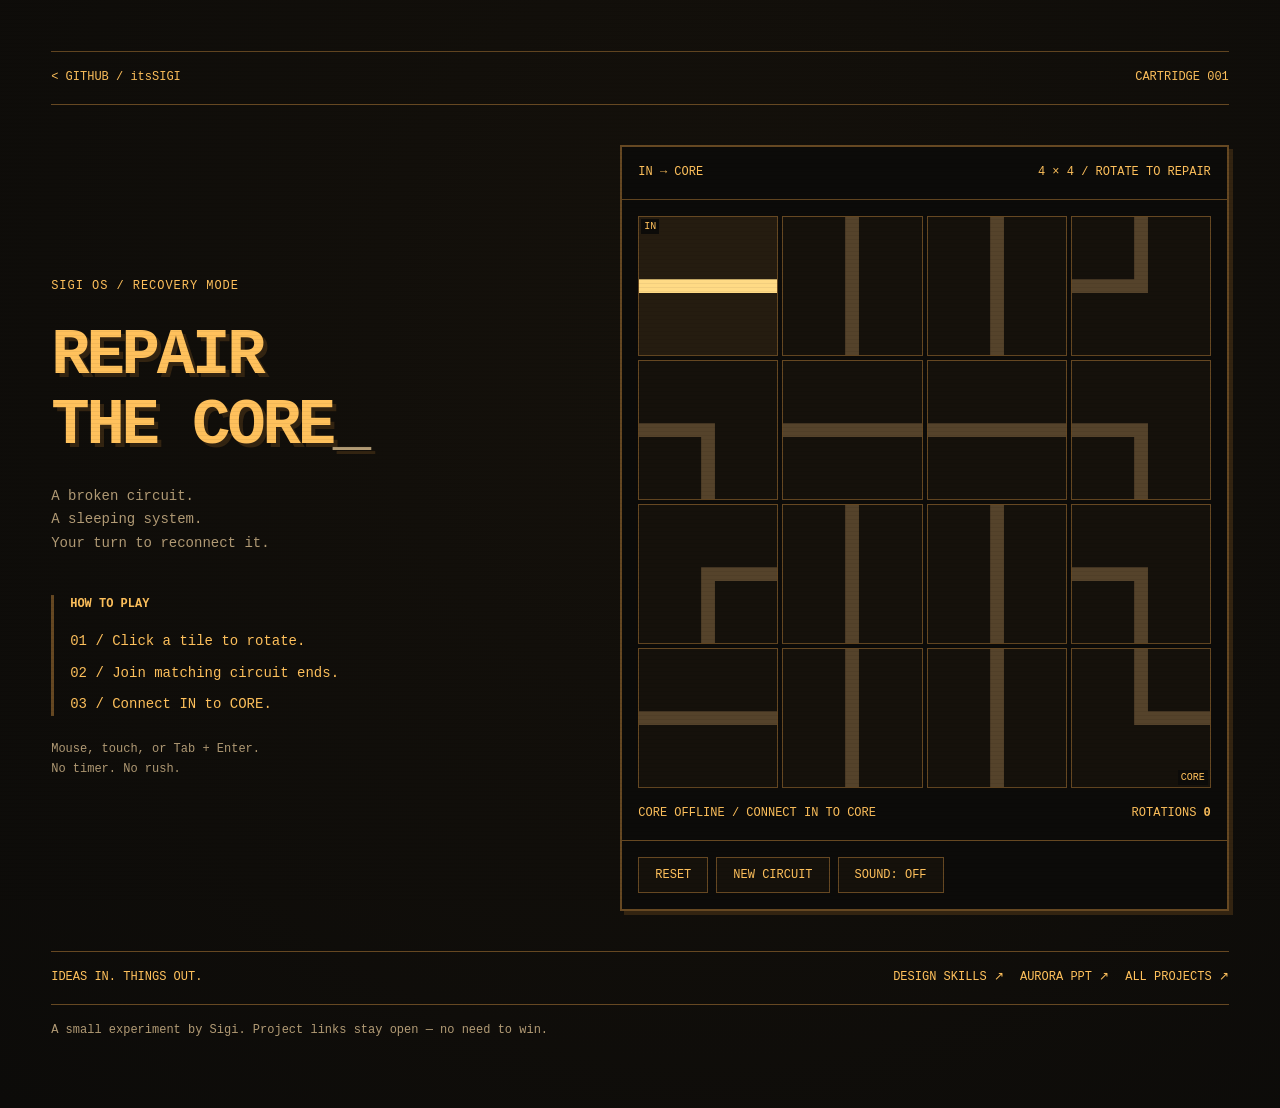
<file: index.html>
<!doctype html><html lang="en"><meta charset="utf-8"><meta name="viewport" content="width=device-width,initial-scale=1"><meta http-equiv="refresh" content="0; url=site/"><title>SIGI OS</title><a href="site/">Enter SIGI OS</a></html>
</file>
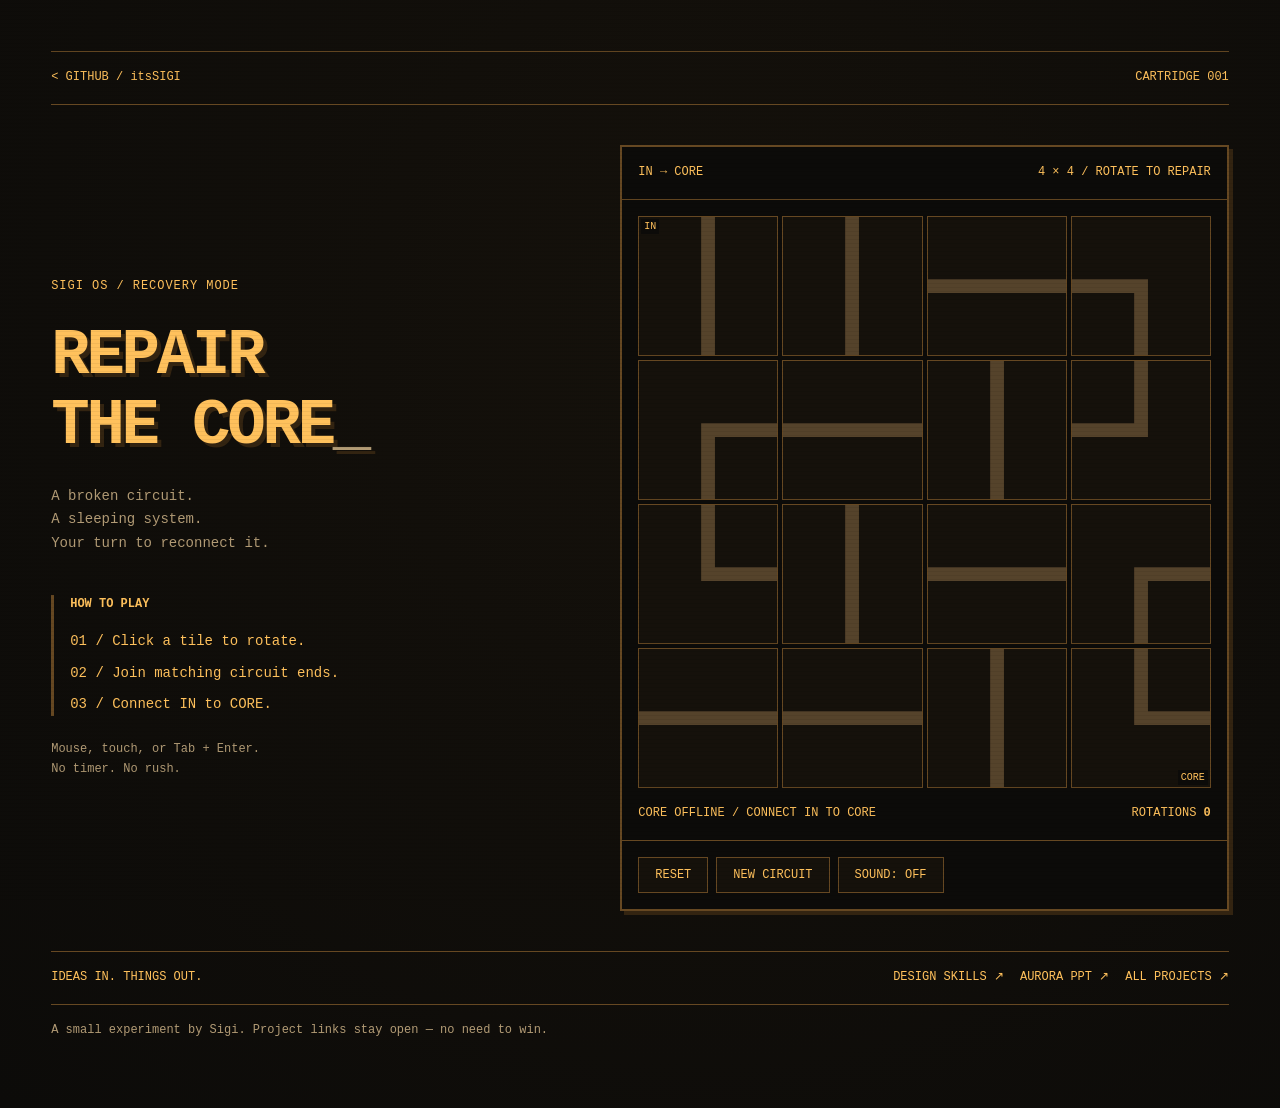
<file: site/index.html>
<!doctype html><html lang="en"><head><meta charset="utf-8"><meta name="viewport" content="width=device-width,initial-scale=1"><meta name="theme-color" content="#0c0b09"><meta name="description" content="Repair the SIGI OS core. A small 8-bit circuit puzzle."><title>SIGI OS / Core Repair</title><link rel="icon" href="../assets/avatar.png"><link rel="stylesheet" href="styles.css"><script src="game.js" defer></script></head><body><main class="system"><header><a href="https://github.com/itsSIGI">&lt; GITHUB / itsSIGI</a><span>CARTRIDGE 001</span></header><section class="game-layout"><div class="intro"><p class="eyebrow">SIGI OS / RECOVERY MODE</p><h1>REPAIR<br>THE CORE<span class="cursor">_</span></h1><p class="brief">A broken circuit.<br>A sleeping system.<br>Your turn to reconnect it.</p><div class="instructions"><h2>HOW TO PLAY</h2><p>01 / Click a tile to rotate.</p><p>02 / Join matching circuit ends.</p><p>03 / Connect IN to CORE.</p></div><p class="hint">Mouse, touch, or Tab + Enter.<br>No timer. No rush.</p></div><section class="console" aria-label="Circuit puzzle"><div class="console-bar"><span>IN → CORE</span><span>4 × 4 / ROTATE TO REPAIR</span></div><div id="board" aria-label="Circuit modules"></div><div class="readout"><p id="status" role="status" aria-live="polite">CORE OFFLINE / AWAITING REPAIR</p><span>ROTATIONS <b id="moves">0</b></span></div><div class="controls"><button id="reset" type="button">RESET</button><button id="new-game" type="button">NEW CIRCUIT</button><button id="sound" type="button" aria-pressed="false">SOUND: OFF</button></div></section></section><footer><span>IDEAS IN. THINGS OUT.</span><nav aria-label="Projects"><a href="https://github.com/itsSIGI/sigi-design-skills">DESIGN SKILLS ↗</a><a href="https://github.com/itsSIGI/aurora-html-ppt">AURORA PPT ↗</a><a href="https://github.com/itsSIGI?tab=repositories">ALL PROJECTS ↗</a></nav></footer><p class="note">A small experiment by Sigi. Project links stay open — no need to win.</p></main></body></html>
</file>
<file: site/styles.css>
:root{--bg:#0c0b09;--surface:#15110b;--ink:#ffc15c;--muted:#b29b75;--border:#664822;--dim:#55432b;--power:#ffda85;--hover:#251c10;--font:"Courier New",Courier,monospace;--s1:8px;--s2:16px;--s3:24px;--s4:40px;--small:12px;--body:14px;--title:clamp(34px,5vw,70px);--weight:700;--shadow:4px 4px 0 #332411}
*{box-sizing:border-box}body{margin:0;min-height:100vh;padding:4vw;background:radial-gradient(ellipse at 55% 30%,var(--surface),var(--bg));color:var(--ink);font:var(--body)/1.65 var(--font)}body:after{content:"";position:fixed;inset:0;pointer-events:none;background:repeating-linear-gradient(transparent 0 3px,#00000026 3px 4px);opacity:.35}.system{max-width:1180px;margin:auto}header,footer{display:flex;justify-content:space-between;align-items:center;gap:var(--s2);border-block:1px solid var(--border);padding:var(--s2) 0;font-size:var(--small)}a{color:var(--ink);text-decoration:none}a:hover{text-decoration:underline}.game-layout{display:grid;grid-template-columns:1fr 1.15fr;gap:var(--s4);padding:var(--s4) 0;align-items:center}.eyebrow{font-size:var(--small);letter-spacing:.08em}h1{font-size:var(--title);line-height:1.1;letter-spacing:-.05em;margin:var(--s3) 0;text-shadow:var(--shadow)}.cursor{color:var(--muted)}.brief{font-size:var(--body);color:var(--muted)}h2{font-size:var(--small);margin:0 0 var(--s2)}.instructions{border-left:3px solid var(--border);padding-left:var(--s2);margin:var(--s4) 0 var(--s3)}.instructions p{margin:var(--s1) 0}.hint,.note{font-size:var(--small);color:var(--muted)}.console{border:2px solid var(--border);box-shadow:var(--shadow);background:var(--bg);min-width:0}.console-bar{padding:var(--s2);display:flex;justify-content:space-between;font-size:var(--small);gap:var(--s1);border-bottom:1px solid var(--border)}#board{display:grid;grid-template-columns:repeat(4,1fr);gap:4px;padding:var(--s2);aspect-ratio:1}.tile{position:relative;aspect-ratio:1;border:1px solid var(--border);background:var(--surface);padding:0;cursor:pointer;color:var(--dim);min-width:0}.tile:hover{background:var(--hover)}.tile svg{width:100%;height:100%;display:block}.tile svg path,.tile svg line{stroke:currentColor;stroke-width:10;fill:none;stroke-linecap:square}.tile svg circle{fill:currentColor}.tile.connected{color:var(--power);background:var(--hover)}.tile.source:before,.tile.target:after{position:absolute;font-size:10px;color:var(--ink);background:var(--bg);padding:0 3px;z-index:1}.tile.source:before{content:"IN";left:2px;top:2px}.tile.target:after{content:"CORE";right:2px;bottom:2px}.tile:disabled{cursor:default}.restored{box-shadow:inset 0 0 0 2px var(--power)}.readout{padding:0 var(--s2) var(--s2);font-size:var(--small);display:flex;flex-wrap:wrap;justify-content:space-between;gap:var(--s1)}.readout p{margin:0;max-width:100%}.controls{display:flex;gap:var(--s1);padding:var(--s2);border-top:1px solid var(--border);flex-wrap:wrap}button{font:var(--small)/1.5 var(--font);color:var(--ink);border:1px solid var(--border);background:var(--surface);padding:var(--s1) var(--s2);cursor:pointer}button:hover{background:var(--hover)}:focus-visible{outline:2px solid var(--power);outline-offset:3px}nav{display:flex;gap:var(--s2);flex-wrap:wrap}.note{margin:var(--s2) 0}
@media(max-width:760px){body{padding:var(--s2)}.game-layout{grid-template-columns:1fr;gap:var(--s3);padding:var(--s3) 0}.intro{display:grid;grid-template-columns:1fr 1fr;gap:0 var(--s2)}.eyebrow,h1{grid-column:1/-1}h1{font-size:var(--title);margin:var(--s1) 0 var(--s2)}h1 br{display:none}h1 br:after{content:" "}.instructions{margin:0 0 var(--s2)}.hint{grid-column:1/-1}footer{align-items:flex-start;flex-direction:column}.console{max-width:520px;width:100%;justify-self:center}.console-bar{font-size:10px}}@media(max-width:400px){.intro{display:block}.brief{display:none}.instructions{margin-top:var(--s2)}.controls button{padding:var(--s1)}h1{font-size:32px}#board{padding:var(--s1)}}@media(prefers-reduced-motion:reduce){*{animation:none!important;transition:none!important}}
</file>
